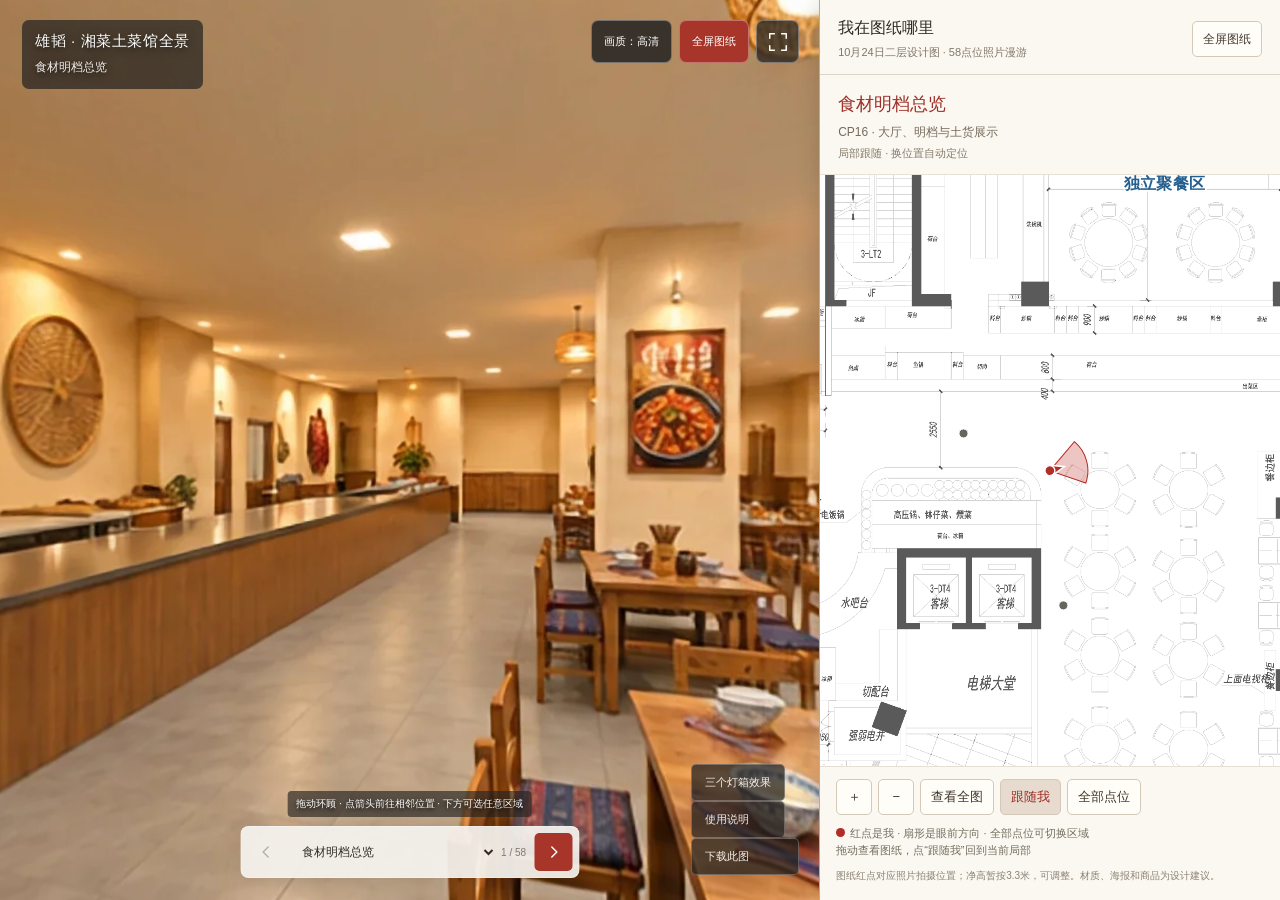
<file: index.html>
<!doctype html>
<html lang="zh-CN">
<head>
  <meta charset="utf-8">
  <meta name="viewport" content="width=device-width,initial-scale=1,viewport-fit=cover">
  <meta name="theme-color" content="#242321">
  <title>雄韬湘菜土菜馆 · 全景设计预览</title>
  <script>
    (function(){var id=new URLSearchParams(location.search).get('node')||'CP16';if(!["CP16","CP01","CP14","CP09","CP15","CP08","CP07","CP13","CP06","CP03","CP12","CP10","TV_CENTRAL_VIEW","TV_SOUTH_VIEW","CP11","TEA_B","R01D","R01A","R01B","R02D","R02A","R02B","R03D","R03A","R03B","R04D","R04A","R04B","R05D","R05A","R05B","R06D","R06A","R06B","R07D","R07A","R07B","R08D","R08A","R08B","R09D","R09A","R09B","R10D","R10A","R10B","R11D","R11A","R11B","COR_EAST_A","COR_EAST_B","EL_EAST","EL_WEST","EL_SERVICE","WC_WASH","WC_ACCESS","WC_MEN","WC_WOMEN"].includes(id))id='CP16';var p=document.createElement('link');p.rel='preload';p.as='image';p.href='images-v5/preview/'+id+'.webp?v=20261101v5';p.setAttribute('fetchpriority','high');document.head.appendChild(p)})();
  </script>
  <link rel="stylesheet" href="styles.css?v=20261101v5">
  <link rel="stylesheet" href="plan-ui.css?v=20261101v5">
</head>
<body>
  <main id="tour" aria-label="58个点位照片全景设计预览">
    <canvas id="panorama" tabindex="0" aria-label="拖动环顾全景，滚轮或双指缩放"></canvas>
    <img id="fallbackImage" alt="当前全景原图" hidden>
    <div id="hotspots" aria-label="全景位置"></div>
  </main>
  <header class="heading">
    <div><h1 id="tourTitle">雄韬 · 湘菜土菜馆全景</h1><p id="positionName">正在准备全景</p></div>
    <div class="header-actions">
      <button id="quality" class="text-button" type="button" aria-pressed="true">画质：高清</button>
      <button id="planToggle" class="text-button" type="button" aria-expanded="true" aria-controls="planPanel">全屏图纸</button>
      <button id="fullscreen" class="icon-button" type="button" aria-label="全屏查看" title="全屏查看"><svg viewBox="0 0 24 24" aria-hidden="true"><path d="M8 3H3v5m13-5h5v5M3 16v5h5m13-5v5h-5"/></svg></button>
    </div>
  </header>
  <nav id="positionBar" class="position-bar" aria-label="切换全景区域" hidden>
    <button id="previous" type="button" aria-label="上一区域"><svg viewBox="0 0 24 24" aria-hidden="true"><path d="m14 6-6 6 6 6"/></svg></button>
    <label class="position-select"><span class="sr-only">切换区域</span><select id="positions" aria-label="切换区域"></select></label>
    <span id="positionCount"></span>
    <button id="next" class="next-button" type="button" aria-label="下一区域"><svg viewBox="0 0 24 24" aria-hidden="true"><path d="m10 6 6 6-6 6"/></svg></button>
  </nav>
  <aside class="image-tools"><a href="lightboxes.html" style="margin-right:14px">三个灯箱效果</a><a href="guide.html" style="margin-right:14px">使用说明</a><a id="download" href="#" download aria-disabled="true">下载此图</a></aside>
  <p id="help" class="help">拖动环顾 · 点箭头前往相邻位置 · 下方可选任意区域</p>
  <div id="status" class="status" role="status" aria-live="polite"><span id="statusText">正在读取第一张全景…</span><button id="retry" type="button" hidden>重试</button></div>
  <section id="planPanel" class="locator" aria-label="二层图纸与当前位置">
    <div class="locator-mobile-bar"><div><span>我在图纸哪里 · 二层</span><strong id="planMobileName">正在定位…</strong></div><button id="planMobileToggle" type="button" aria-expanded="false" aria-controls="planMap">展开图纸 ▴</button></div>
    <div class="locator-top"><div><strong>我在图纸哪里</strong><small>10月24日二层设计图 · 58点位照片漫游</small></div><div class="locator-actions"><button id="planExpand" type="button" aria-pressed="false">全屏图纸</button><button id="planClose" type="button" aria-label="返回全景" hidden>×</button></div></div>
    <div class="locator-current-box"><p id="planCurrent" class="locator-current" aria-live="polite">正在定位…</p><p id="planPointId" class="locator-point"></p><p id="planMode" class="locator-mode">局部跟随 · 换位置自动定位</p></div>
    <div class="locator-map"><svg id="planMap" role="group" aria-label="原二层图纸，红点为当前位置，扇形为观看方向"></svg></div>
    <div class="locator-bottom"><div class="locator-zoom"><button id="planPlus" type="button" aria-label="放大图纸比例">＋</button><button id="planMinus" type="button" aria-label="缩小图纸比例">−</button><button id="planReset" type="button">查看全图</button><button id="planLocate" type="button" aria-pressed="true">跟随我</button><button id="planAll" type="button" aria-pressed="false">全部点位</button></div><span class="locator-hint"><i aria-hidden="true"></i>红点是我 · 扇形是眼前方向 · 全部点位可切换区域<br>拖动查看图纸，点“跟随我”回到当前局部</span><p class="locator-note">图纸红点对应照片拍摄位置；净高暂按3.3米，可调整。材质、海报和商品为设计建议。</p></div>
  </section>
  <script src="manifest.js?v=20261101v5"></script>
  <script src="plan-data.js?v=20261101v5"></script>
  <script src="plan-ui.js?v=20261101v5"></script>
  <script src="viewer.js?v=20261101v5"></script>
  <script>document.getElementById('tourTitle').textContent='雄韬 · 湘菜土菜馆全景';</script>
</body>
</html>
</file>
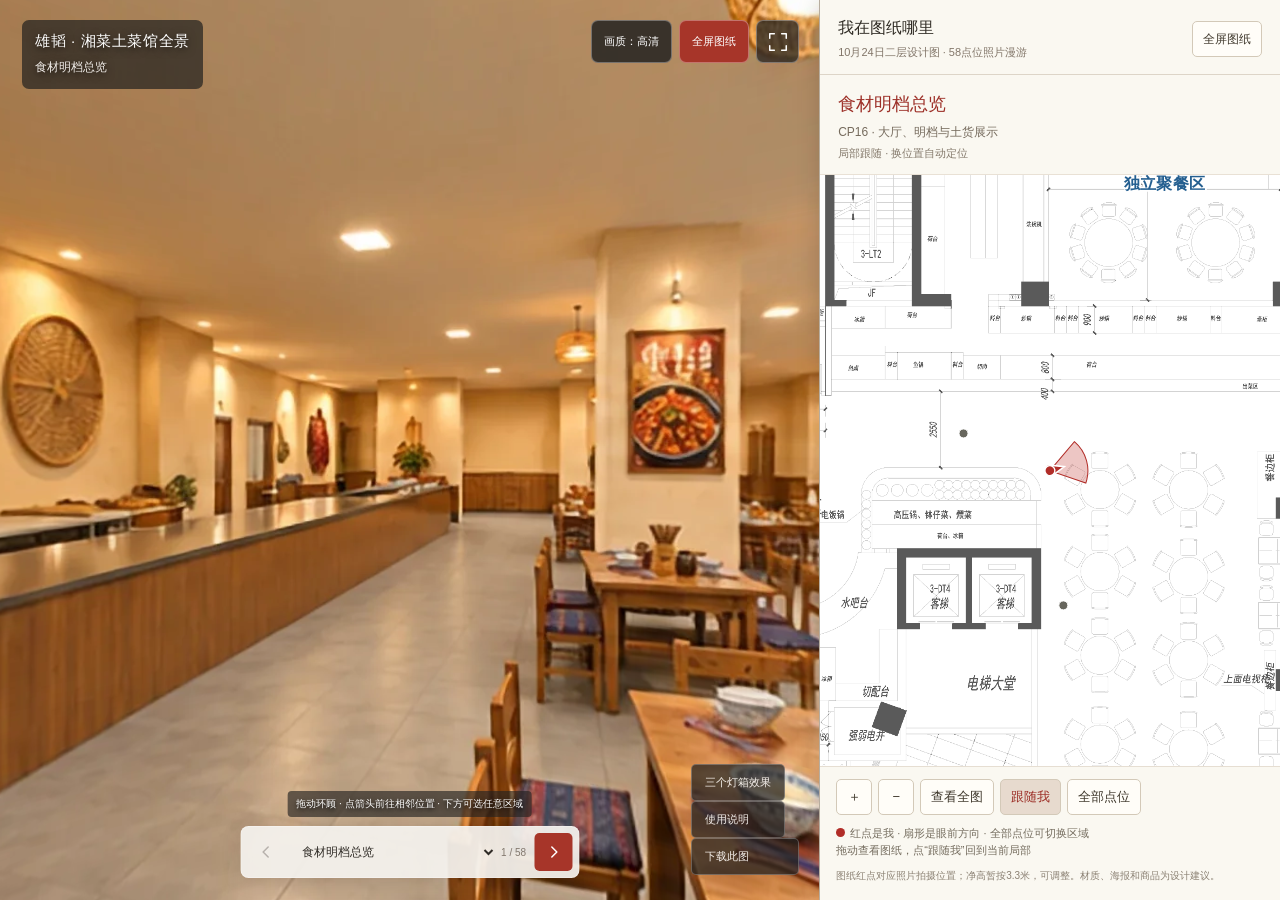
<file: review/index.html>
<!doctype html>
<html lang="zh-CN">
<head>
  <meta charset="utf-8">
  <meta name="viewport" content="width=device-width,initial-scale=1,viewport-fit=cover">
  <meta name="theme-color" content="#242321">
  <title>雄韬湘菜土菜馆 · 全景设计预览</title>
  <script>
    (function(){var id=new URLSearchParams(location.search).get('node')||'CP16';if(!["CP16","CP01","CP14","CP09","CP15","CP08","CP07","CP13","CP06","CP03","CP12","CP10","TV_CENTRAL_VIEW","TV_SOUTH_VIEW","CP11","TEA_B","R01D","R01A","R01B","R02D","R02A","R02B","R03D","R03A","R03B","R04D","R04A","R04B","R05D","R05A","R05B","R06D","R06A","R06B","R07D","R07A","R07B","R08D","R08A","R08B","R09D","R09A","R09B","R10D","R10A","R10B","R11D","R11A","R11B","COR_EAST_A","COR_EAST_B","EL_EAST","EL_WEST","EL_SERVICE","WC_WASH","WC_ACCESS","WC_MEN","WC_WOMEN"].includes(id))id='CP16';var p=document.createElement('link');p.rel='preload';p.as='image';p.href='../images-v5/preview/'+id+'.webp?v=20261101v5';p.setAttribute('fetchpriority','high');document.head.appendChild(p)})();
  </script>
  <link rel="stylesheet" href="../styles.css?v=20261101v5">
  <link rel="stylesheet" href="../plan-ui.css?v=20261101v5">
</head>
<body>
  <main id="tour" aria-label="58个点位照片全景设计预览">
    <canvas id="panorama" tabindex="0" aria-label="拖动环顾全景，滚轮或双指缩放"></canvas>
    <img id="fallbackImage" alt="当前全景原图" hidden>
    <div id="hotspots" aria-label="全景位置"></div>
  </main>
  <header class="heading">
    <div><h1 id="tourTitle">雄韬 · 湘菜土菜馆全景</h1><p id="positionName">正在准备全景</p></div>
    <div class="header-actions">
      <button id="quality" class="text-button" type="button" aria-pressed="true">画质：高清</button>
      <button id="planToggle" class="text-button" type="button" aria-expanded="true" aria-controls="planPanel">全屏图纸</button>
      <button id="fullscreen" class="icon-button" type="button" aria-label="全屏查看" title="全屏查看"><svg viewBox="0 0 24 24" aria-hidden="true"><path d="M8 3H3v5m13-5h5v5M3 16v5h5m13-5v5h-5"/></svg></button>
    </div>
  </header>
  <nav id="positionBar" class="position-bar" aria-label="切换全景区域" hidden>
    <button id="previous" type="button" aria-label="上一区域"><svg viewBox="0 0 24 24" aria-hidden="true"><path d="m14 6-6 6 6 6"/></svg></button>
    <label class="position-select"><span class="sr-only">切换区域</span><select id="positions" aria-label="切换区域"></select></label>
    <span id="positionCount"></span>
    <button id="next" class="next-button" type="button" aria-label="下一区域"><svg viewBox="0 0 24 24" aria-hidden="true"><path d="m10 6 6 6-6 6"/></svg></button>
  </nav>
  <aside class="image-tools"><a href="../lightboxes.html" style="margin-right:14px">三个灯箱效果</a><a href="../guide.html" style="margin-right:14px">使用说明</a><a id="download" href="#" download aria-disabled="true">下载此图</a></aside>
  <p id="help" class="help">拖动环顾 · 点箭头前往相邻位置 · 下方可选任意区域</p>
  <div id="status" class="status" role="status" aria-live="polite"><span id="statusText">正在读取第一张全景…</span><button id="retry" type="button" hidden>重试</button></div>
  <section id="planPanel" class="locator" aria-label="二层图纸与当前位置">
    <div class="locator-mobile-bar"><div><span>我在图纸哪里 · 二层</span><strong id="planMobileName">正在定位…</strong></div><button id="planMobileToggle" type="button" aria-expanded="false" aria-controls="planMap">展开图纸 ▴</button></div>
    <div class="locator-top"><div><strong>我在图纸哪里</strong><small>10月24日二层设计图 · 58点位照片漫游</small></div><div class="locator-actions"><button id="planExpand" type="button" aria-pressed="false">全屏图纸</button><button id="planClose" type="button" aria-label="返回全景" hidden>×</button></div></div>
    <div class="locator-current-box"><p id="planCurrent" class="locator-current" aria-live="polite">正在定位…</p><p id="planPointId" class="locator-point"></p><p id="planMode" class="locator-mode">局部跟随 · 换位置自动定位</p></div>
    <div class="locator-map"><svg id="planMap" role="group" aria-label="原二层图纸，红点为当前位置，扇形为观看方向"></svg></div>
    <div class="locator-bottom"><div class="locator-zoom"><button id="planPlus" type="button" aria-label="放大图纸比例">＋</button><button id="planMinus" type="button" aria-label="缩小图纸比例">−</button><button id="planReset" type="button">查看全图</button><button id="planLocate" type="button" aria-pressed="true">跟随我</button><button id="planAll" type="button" aria-pressed="false">全部点位</button></div><span class="locator-hint"><i aria-hidden="true"></i>红点是我 · 扇形是眼前方向 · 全部点位可切换区域<br>拖动查看图纸，点“跟随我”回到当前局部</span><p class="locator-note">图纸红点对应照片拍摄位置；净高暂按3.3米，可调整。材质、海报和商品为设计建议。</p></div>
  </section>
  <script src="manifest.js?v=20261101v5"></script>
  <script src="../plan-data.js?v=20261101v5"></script>
  <script>['image','background','plainImage'].forEach(function(k){if(window.PHOTO_TOUR_PLAN[k])window.PHOTO_TOUR_PLAN[k]='../'+window.PHOTO_TOUR_PLAN[k]})</script>
  <script src="../plan-ui.js?v=20261101v5"></script>
  <script src="../viewer.js?v=20261101v5"></script>
  <script>document.getElementById('tourTitle').textContent='雄韬 · 湘菜土菜馆全景';</script>
</body>
</html>
</file>
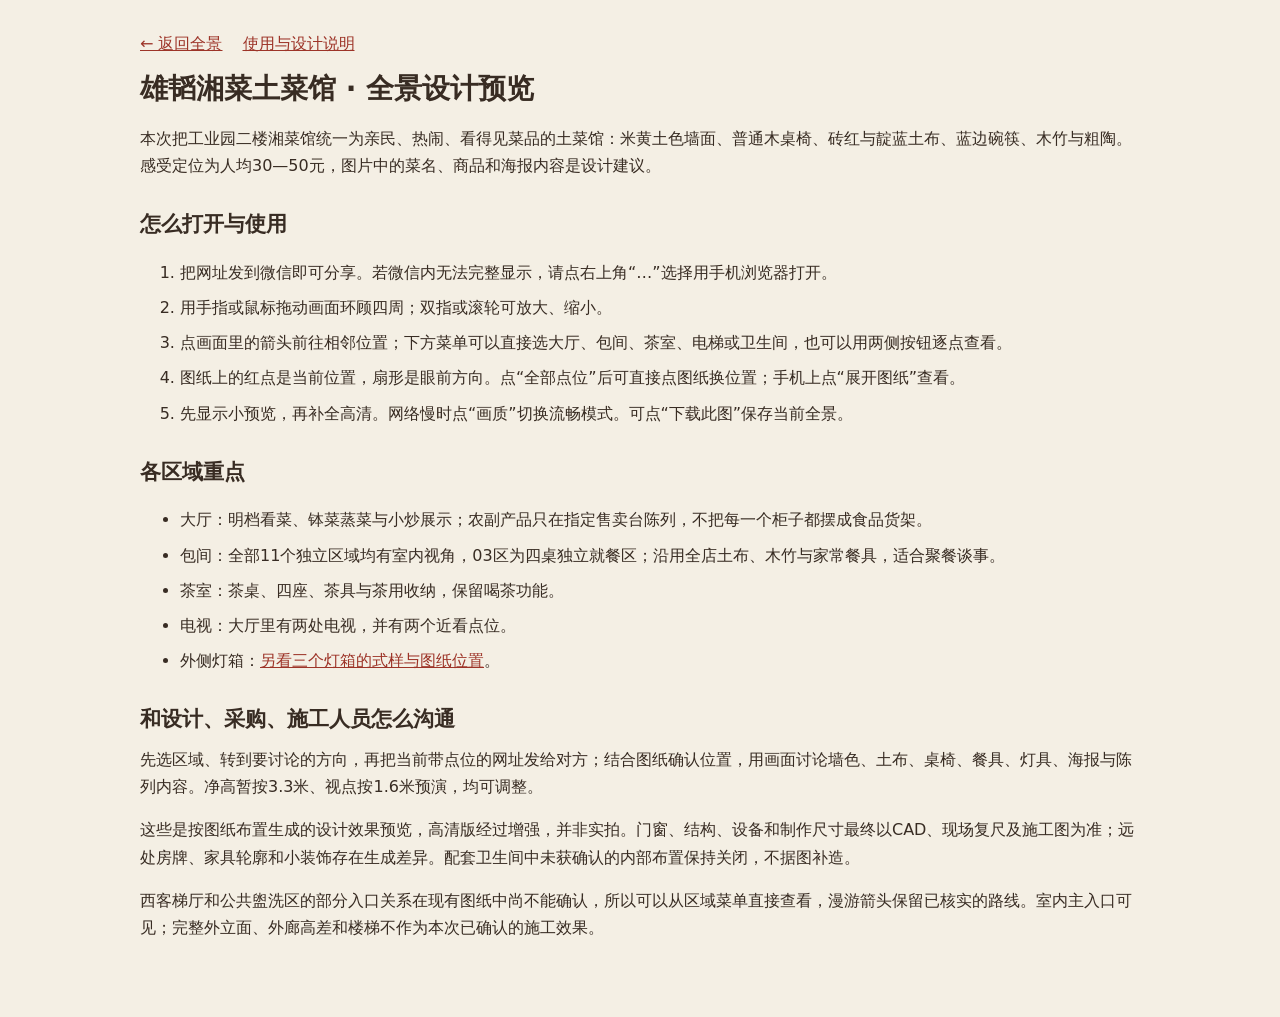
<file: guide.html>
<!doctype html><html lang="zh-CN"><meta charset="utf-8"><meta name="viewport" content="width=device-width,initial-scale=1"><title>雄韬湘菜馆 · 使用与设计说明</title><style>body{margin:0;background:#f4efe4;color:#382c23;font:16px/1.7 system-ui,"Microsoft YaHei",sans-serif}main{max-width:1000px;margin:auto;padding:30px 20px 60px}h1{font-size:28px;margin:8px 0 12px}h2{font-size:21px;margin:28px 0 8px}a{color:#9d3428}nav{display:flex;gap:20px}p{margin:8px 0 16px}.card{background:#fffaf0;padding:16px;border:1px solid #ded2ba;margin:22px 0;border-radius:12px}img{width:100%;display:block;border-radius:5px}small{color:#716454}li{margin:8px 0}svg{background:#fff;width:100%;height:auto;border:1px solid #ded2ba}</style><main><nav><a href="./?v=20261101v5">← 返回全景</a><a href="guide.html">使用与设计说明</a></nav><h1>雄韬湘菜土菜馆 · 全景设计预览</h1>
<p>本次把工业园二楼湘菜馆统一为亲民、热闹、看得见菜品的土菜馆：米黄土色墙面、普通木桌椅、砖红与靛蓝土布、蓝边碗筷、木竹与粗陶。感受定位为人均30—50元，图片中的菜名、商品和海报内容是设计建议。</p>
<h2>怎么打开与使用</h2><ol><li>把网址发到微信即可分享。若微信内无法完整显示，请点右上角“…”选择用手机浏览器打开。</li><li>用手指或鼠标拖动画面环顾四周；双指或滚轮可放大、缩小。</li><li>点画面里的箭头前往相邻位置；下方菜单可以直接选大厅、包间、茶室、电梯或卫生间，也可以用两侧按钮逐点查看。</li><li>图纸上的红点是当前位置，扇形是眼前方向。点“全部点位”后可直接点图纸换位置；手机上点“展开图纸”查看。</li><li>先显示小预览，再补全高清。网络慢时点“画质”切换流畅模式。可点“下载此图”保存当前全景。</li></ol>
<h2>各区域重点</h2><ul><li>大厅：明档看菜、钵菜蒸菜与小炒展示；农副产品只在指定售卖台陈列，不把每一个柜子都摆成食品货架。</li><li>包间：全部11个独立区域均有室内视角，03区为四桌独立就餐区；沿用全店土布、木竹与家常餐具，适合聚餐谈事。</li><li>茶室：茶桌、四座、茶具与茶用收纳，保留喝茶功能。</li><li>电视：大厅里有两处电视，并有两个近看点位。</li><li>外侧灯箱：<a href="lightboxes.html">另看三个灯箱的式样与图纸位置</a>。</li></ul>
<h2>和设计、采购、施工人员怎么沟通</h2><p>先选区域、转到要讨论的方向，再把当前带点位的网址发给对方；结合图纸确认位置，用画面讨论墙色、土布、桌椅、餐具、灯具、海报与陈列内容。净高暂按3.3米、视点按1.6米预演，均可调整。</p>
<p>这些是按图纸布置生成的设计效果预览，高清版经过增强，并非实拍。门窗、结构、设备和制作尺寸最终以CAD、现场复尺及施工图为准；远处房牌、家具轮廓和小装饰存在生成差异。配套卫生间中未获确认的内部布置保持关闭，不据图补造。</p>
<p>西客梯厅和公共盥洗区的部分入口关系在现有图纸中尚不能确认，所以可以从区域菜单直接查看，漫游箭头保留已核实的路线。室内主入口可见；完整外立面、外廊高差和楼梯不作为本次已确认的施工效果。</p></main></html>
</file>
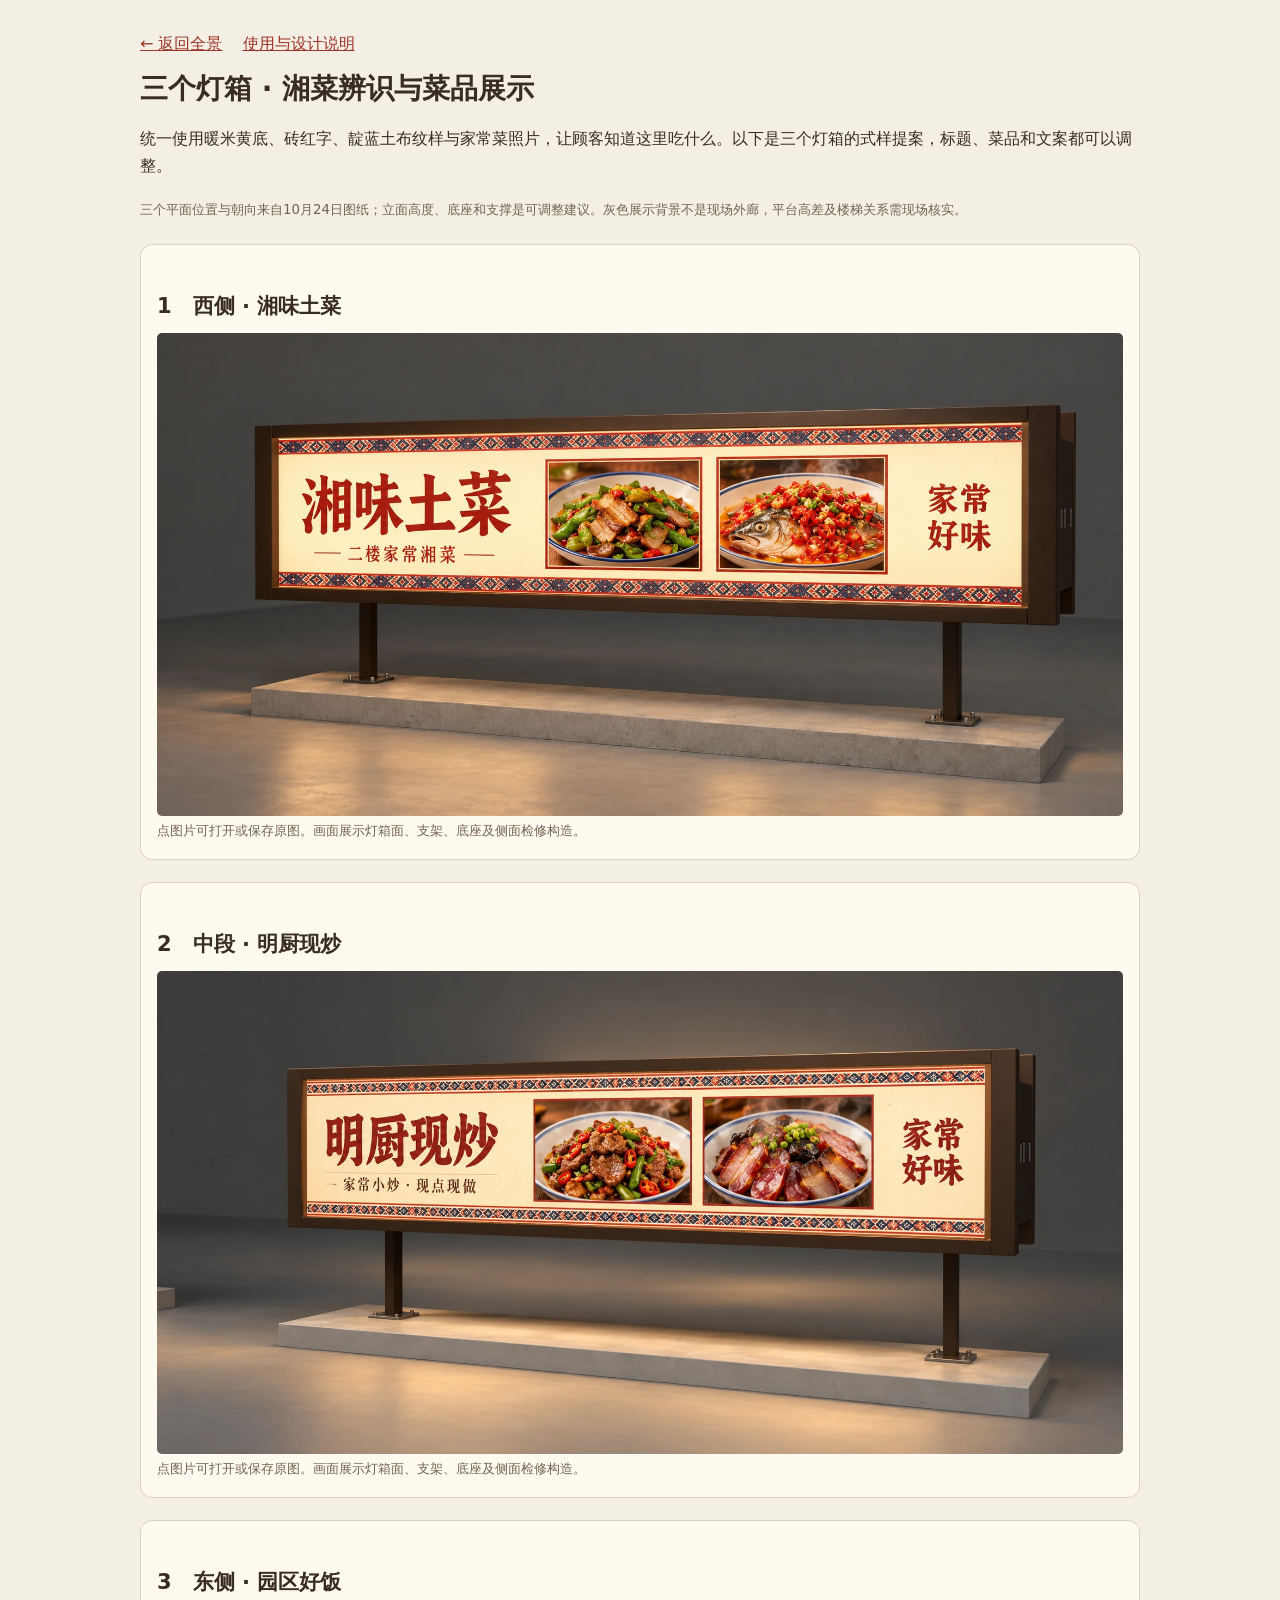
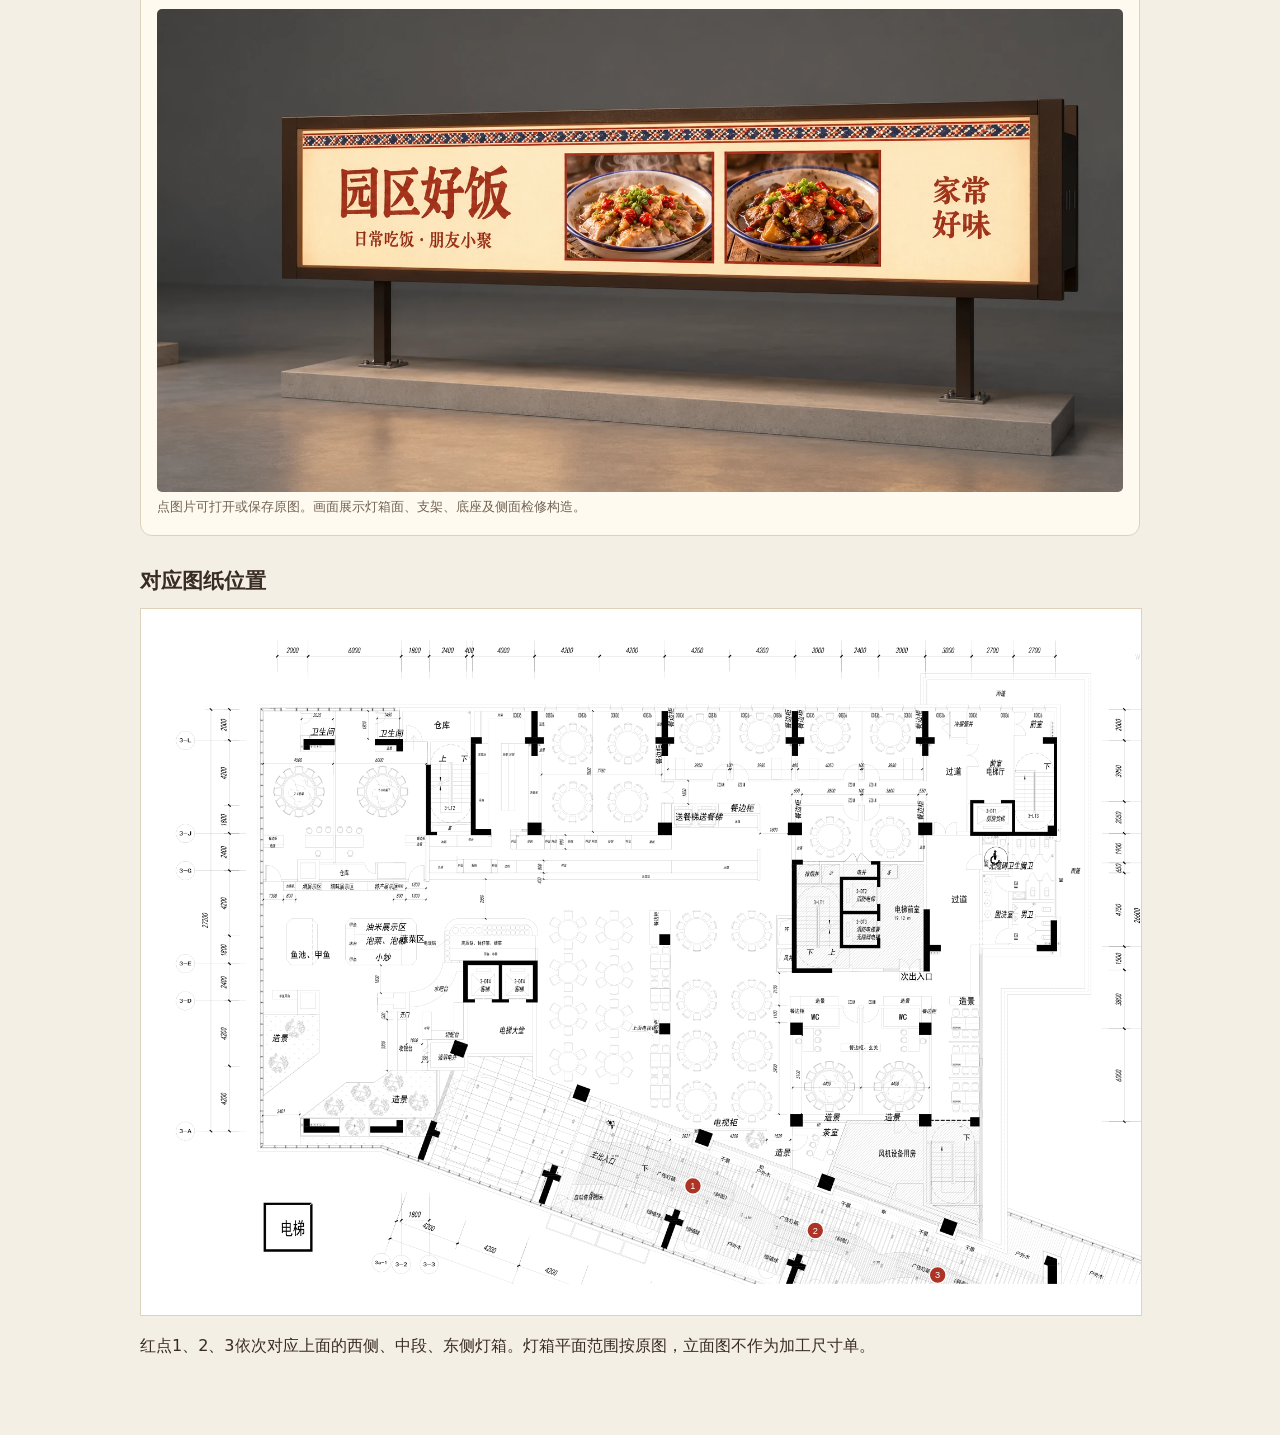
<file: lightboxes.html>
<!doctype html><html lang="zh-CN"><meta charset="utf-8"><meta name="viewport" content="width=device-width,initial-scale=1"><title>雄韬湘菜馆 · 三个灯箱效果</title><style>body{margin:0;background:#f4efe4;color:#382c23;font:16px/1.7 system-ui,"Microsoft YaHei",sans-serif}main{max-width:1000px;margin:auto;padding:30px 20px 60px}h1{font-size:28px;margin:8px 0 12px}h2{font-size:21px;margin:28px 0 8px}a{color:#9d3428}nav{display:flex;gap:20px}p{margin:8px 0 16px}.card{background:#fffaf0;padding:16px;border:1px solid #ded2ba;margin:22px 0;border-radius:12px}img{width:100%;display:block;border-radius:5px}small{color:#716454}li{margin:8px 0}svg{background:#fff;width:100%;height:auto;border:1px solid #ded2ba}</style><main><nav><a href="./?v=20261101v5">← 返回全景</a><a href="guide.html">使用与设计说明</a></nav><h1>三个灯箱 · 湘菜辨识与菜品展示</h1><p>统一使用暖米黄底、砖红字、靛蓝土布纹样与家常菜照片，让顾客知道这里吃什么。以下是三个灯箱的式样提案，标题、菜品和文案都可以调整。</p><p><small>三个平面位置与朝向来自10月24日图纸；立面高度、底座和支撑是可调整建议。灰色展示背景不是现场外廊，平台高差及楼梯关系需现场核实。</small></p><section class="card"><h2>1　西侧 · 湘味土菜</h2><a href="lightboxes/LB_WEST.webp" download><img src="lightboxes/LB_WEST.webp" alt="西侧 · 湘味土菜灯箱效果" loading="lazy"></a><small>点图片可打开或保存原图。画面展示灯箱面、支架、底座及侧面检修构造。</small></section><section class="card"><h2>2　中段 · 明厨现炒</h2><a href="lightboxes/LB_MID.webp" download><img src="lightboxes/LB_MID.webp" alt="中段 · 明厨现炒灯箱效果" loading="lazy"></a><small>点图片可打开或保存原图。画面展示灯箱面、支架、底座及侧面检修构造。</small></section><section class="card"><h2>3　东侧 · 园区好饭</h2><a href="lightboxes/LB_EAST.webp" download><img src="lightboxes/LB_EAST.webp" alt="东侧 · 园区好饭灯箱效果" loading="lazy"></a><small>点图片可打开或保存原图。画面展示灯箱面、支架、底座及侧面检修构造。</small></section><h2>对应图纸位置</h2><svg xmlns="http://www.w3.org/2000/svg" viewBox="0 0 3576 2526" aria-label="三个灯箱在原图纸的位置"><image href="plan/floorplan-base.png" width="3576" height="2526"/><g transform="translate(1973.7127860515466,2063.0621176748027)"><circle r="30" fill="#ad3327" stroke="white" stroke-width="5"/><text text-anchor="middle" y="11" fill="white" font-size="33" font-family="sans-serif">1</text></g><g transform="translate(2411.3238744275477,2222.339530122802)"><circle r="30" fill="#ad3327" stroke="white" stroke-width="5"/><text text-anchor="middle" y="11" fill="white" font-size="33" font-family="sans-serif">2</text></g><g transform="translate(2848.9349738915444,2381.616942570802)"><circle r="30" fill="#ad3327" stroke="white" stroke-width="5"/><text text-anchor="middle" y="11" fill="white" font-size="33" font-family="sans-serif">3</text></g></svg><p>红点1、2、3依次对应上面的西侧、中段、东侧灯箱。灯箱平面范围按原图，立面图不作为加工尺寸单。</p></main></html>
</file>
<file: styles.css>
:root{color-scheme:dark;font-family:"Microsoft YaHei","PingFang SC",sans-serif;color:#fff;background:#242321;font-synthesis:none}*{box-sizing:border-box}[hidden]{display:none!important}body{margin:0;overflow:hidden}button,a,select{-webkit-tap-highlight-color:transparent}button,select{font:inherit}button{cursor:pointer}button:focus-visible,a:focus-visible,select:focus-visible{outline:2px solid #f4cda0;outline-offset:4px}button:disabled{opacity:.32;cursor:default}#tour{position:fixed;inset:0;background:#242321}#panorama{width:100%;height:100%;display:block;touch-action:none;outline:none;cursor:grab}#panorama.dragging{cursor:grabbing}#fallbackImage{position:absolute;inset:0;width:100%;height:100%;object-fit:contain;background:#242321}#hotspots{position:absolute;inset:0;overflow:hidden;pointer-events:none}.hotspot{position:absolute;transform:translate(-50%,-50%);pointer-events:auto;padding:8px 12px;border:1px solid #ffffff50;border-radius:7px;color:#fff;background:#242321cc;box-shadow:0 2px 12px #0003;font-size:11px;line-height:1.6;white-space:nowrap}.hotspot:hover{background:#ac382b}.hotspot svg{display:block;width:26px;height:26px;margin:0 auto 2px;fill:none;stroke:currentColor;stroke-width:1.7;stroke-linecap:round;stroke-linejoin:round}.heading{position:fixed;top:max(20px,env(safe-area-inset-top));left:max(22px,env(safe-area-inset-left));right:max(22px,env(safe-area-inset-right));display:flex;align-items:flex-start;justify-content:space-between;gap:20px;pointer-events:none;text-shadow:0 2px 8px #000b}.heading>div{padding:10px 13px 12px;background:#242321b8;border-radius:7px;max-width:min(430px,calc(100vw - 95px))}.heading h1{font-size:15px;font-weight:500;line-height:1.5;margin:0;letter-spacing:.6px}.heading p{font-size:12px;line-height:1.65;margin:5px 0 0;color:#f2eeea}.icon-button{pointer-events:auto;display:grid;place-items:center;width:43px;height:43px;border:1px solid #ffffff50;border-radius:7px;color:#fff;background:#242321bd}.icon-button:hover{background:#4a4642}.icon-button svg{width:22px;height:22px;fill:none;stroke:currentColor;stroke-width:1.65;stroke-linecap:round;stroke-linejoin:round}.position-bar{position:fixed;bottom:max(22px,env(safe-area-inset-bottom));left:50%;transform:translateX(-50%);display:flex;gap:5px;align-items:center;padding:6px;border:1px solid #ffffff46;background:#f5f3eeed;color:#2b2825;border-radius:8px;box-shadow:0 3px 20px #0002;max-width:calc(100% - 28px)}.position-bar[hidden]{display:none}.position-bar button{flex:none;width:38px;height:38px;display:grid;place-items:center;border:0;border-radius:5px;color:#3b332f;background:transparent}.position-bar button:hover{background:#e6e0d8}.position-bar button.next-button{background:#a73529;color:#fff}.position-bar button.next-button:hover{background:#bb4335}.position-bar svg{width:20px;height:20px;fill:none;stroke:currentColor;stroke-width:1.8;stroke-linecap:round;stroke-linejoin:round}.position-select{max-width:340px;min-width:0}.position-select select{width:100%;max-width:340px;border:0;border-radius:3px;background:transparent;color:#302c27;font-size:12px;padding:9px 22px 9px 8px;cursor:pointer;outline-offset:0}.position-select option{background:#faf9f6;color:#302c27}#positionCount{font-size:10px;white-space:nowrap;color:#82786e;padding-right:3px}.image-tools{position:fixed;right:max(22px,env(safe-area-inset-right));bottom:max(25px,env(safe-area-inset-bottom));font-size:11px}.image-tools a{display:block;padding:10px 13px;border:1px solid #ffffff40;border-radius:5px;background:#242321bd;text-decoration:none;color:#f4efea}.image-tools a:hover{background:#4a4642}.image-tools a[aria-disabled=true]{pointer-events:none;opacity:.45}.help{position:fixed;bottom:83px;left:50%;transform:translateX(-50%);font-size:10px;line-height:1.6;white-space:nowrap;text-shadow:0 2px 5px #000;padding:5px 9px;background:#242321a6;border-radius:4px;pointer-events:none;margin:0}.single .help{bottom:max(26px,env(safe-area-inset-bottom))}.status{position:fixed;left:50%;top:50%;transform:translate(-50%,-50%);max-width:calc(100% - 38px);min-width:210px;padding:17px 20px;border:1px solid #ffffff35;border-radius:7px;background:#242321ed;box-shadow:0 4px 22px #0003;text-align:center;font-size:12px;line-height:1.85}.status[hidden]{display:none}.status button{display:block;margin:11px auto 0;padding:7px 22px;border:1px solid #ffffff55;border-radius:4px;background:#a73529;color:#fff;font-size:12px}.status button[hidden]{display:none}.sr-only{position:absolute;width:1px;height:1px;overflow:hidden;clip:rect(0,0,0,0);white-space:nowrap}@media(max-width:650px){.heading{top:max(13px,env(safe-area-inset-top));left:13px;right:13px;gap:10px}.heading>div{padding:9px 11px}.heading h1{font-size:13px}.heading p{font-size:11px}.icon-button{width:38px;height:38px}.position-bar{bottom:max(16px,env(safe-area-inset-bottom));gap:1px;padding:4px;width:max-content;max-width:calc(100% - 24px)}.position-bar button{width:34px;height:36px}.position-select select{font-size:11px;max-width:220px;padding-left:5px}.position-select{max-width:calc(100vw - 147px)}#positionCount{font-size:9px}.help{bottom:77px;font-size:9px}.image-tools{right:13px;bottom:78px;font-size:10px}.image-tools a{padding:7px 9px}.single .image-tools{bottom:max(17px,env(safe-area-inset-bottom))}.single .help{bottom:max(21px,env(safe-area-inset-bottom));left:13px;transform:none;max-width:calc(100vw - 112px);white-space:normal}.hotspot{font-size:10px;padding:6px 9px}.hotspot svg{width:23px;height:23px}.status{font-size:11px}}
:root #status.is-notice{top:auto;bottom:90px;transform:translateX(-50%);min-width:0;max-width:min(420px,calc(100% - 28px));padding:8px 12px;font-size:11px;line-height:1.6;box-shadow:0 2px 12px #0002}#status.is-notice button{display:inline-block;margin:4px 0 0 8px;padding:4px 10px;font-size:10px}#status.is-notice button[hidden]{display:none}
</file>
<file: plan-ui.css>
:root{--plan-width:clamp(420px,36vw,620px);--plan-mobile-height:64px}
.header-actions{display:flex;align-items:center;gap:7px;pointer-events:auto;flex-wrap:wrap;justify-content:flex-end}.text-button{min-height:43px;padding:9px 12px;font-size:11px;border:1px solid #ffffff50;border-radius:7px;background:#242321d9;color:#fff;white-space:nowrap}.text-button:hover,.text-button[aria-expanded=true]{background:#a73529}.heading>.header-actions{padding:0;background:none;text-shadow:none;border-radius:0;max-width:none}
.fixed-plan #tour{right:var(--plan-width)}.fixed-plan .heading{right:calc(var(--plan-width) + 20px)}.fixed-plan .position-bar,.fixed-plan .help,.fixed-plan #status{left:calc((100vw - var(--plan-width))/2)}.fixed-plan .image-tools{right:calc(var(--plan-width) + 20px)}.fixed-plan .position-bar{max-width:calc(100vw - var(--plan-width) - 32px)}
.locator{position:fixed;inset:0 0 0 auto;width:var(--plan-width);z-index:5;display:flex;flex-direction:column;background:#faf8f1;color:#302c25;border-left:1px solid #b7ad9f;box-shadow:-2px 0 20px #0002;overflow:hidden}.locator button{border:1px solid #d3c9b8;background:#fffdf8;color:#40392d;border-radius:5px;font-size:12px;padding:8px 10px;min-height:36px;cursor:pointer}.locator button:hover{background:#eee5d7}.locator button[aria-pressed=true]{background:#e7dace;color:#9d3028}.locator-top{display:flex;justify-content:space-between;align-items:center;gap:10px;padding:18px 18px 13px;border-bottom:1px solid #ddd5c8}.locator-top strong{font-size:16px;font-weight:600}.locator-top small{display:block;font-size:11px;line-height:1.5;color:#817568;margin-top:5px}.locator-actions{display:flex;align-items:center;gap:5px}.locator #planClose{font-size:22px;line-height:1;padding:5px 10px}.locator-current-box{padding:16px 18px 13px;border-bottom:1px solid #e9e1d5}.locator-current{font-size:18px;font-weight:600;line-height:1.5;margin:0;color:#9d3028}.locator-point{font-size:12px;color:#756a5c;margin:5px 0 0;line-height:1.5}.locator-mode{font-size:11px;color:#84796b;margin:5px 0 0}.locator-map{flex:1;min-height:100px;background:#fff;overflow:hidden}.locator-map svg{width:100%;height:100%;display:block;touch-action:none;cursor:grab;user-select:none}.locator-map circle[role=button]{cursor:pointer}.locator-map circle[role=button]:hover{fill:#bb332a;stroke:#77251d}.locator-bottom{padding:12px 16px 16px;border-top:1px solid #e6ded2}.locator-zoom{display:flex;flex-wrap:wrap;gap:6px}.locator-zoom button{font-size:13px;min-width:36px}.locator-hint{display:block;margin-top:10px;font-size:11px;line-height:1.6;color:#756d5f}.locator-hint i{display:inline-block;width:9px;height:9px;border-radius:50%;background:#b12d28;margin-right:5px}.locator-note{font-size:10px;line-height:1.7;margin:7px 0 0;color:#8b8173}.locator.enlarged{inset:0;width:100vw;z-index:8}.locator.enlarged .locator-current-box{padding-top:10px;padding-bottom:10px}.locator.enlarged .locator-bottom{display:flex;align-items:center;justify-content:space-between;gap:15px}.locator.enlarged .locator-hint{margin-top:0}.locator.enlarged .locator-note{display:none}.locator-mobile-bar{display:none}
@media(min-width:980px) and (max-width:1150px){.fixed-plan .heading{gap:8px;left:15px;right:calc(var(--plan-width) + 15px)}.heading h1{font-size:13px}.heading p{font-size:11px}.header-actions{gap:5px}.text-button{padding:8px;font-size:10px}.heading>div{padding:9px 10px}.position-select select{max-width:200px}}
@media(max-width:979px){
  :root{--plan-mobile-height:64px}.fixed-plan.plan-open{--plan-mobile-height:clamp(290px,45dvh,480px)}
  .fixed-plan #tour{right:0;bottom:var(--plan-mobile-height)}.fixed-plan .heading{right:13px;left:13px;gap:8px;top:max(13px,env(safe-area-inset-top))}.fixed-plan .position-bar{left:50%;max-width:calc(100vw - 24px);bottom:calc(var(--plan-mobile-height) + 10px)}.fixed-plan .help{left:50%;bottom:calc(var(--plan-mobile-height) + 67px)}.fixed-plan #status{left:50%;top:calc((100dvh - var(--plan-mobile-height))/2)}.fixed-plan #status.is-notice{top:auto;bottom:calc(var(--plan-mobile-height) + 69px)}.fixed-plan .image-tools{right:13px;bottom:calc(var(--plan-mobile-height) + 69px)}.fixed-plan .image-tools a{padding:7px 9px;font-size:10px}.fixed-plan .help{display:none}.fixed-plan .heading>div{max-width:calc(100vw - 200px);min-width:0;padding:9px 10px}.fixed-plan .heading>.header-actions{max-width:180px;min-width:0;padding:0}.heading h1{font-size:13px}.heading p{font-size:11px}.header-actions{gap:5px}.text-button{min-height:35px;padding:7px 8px;font-size:10px}.header-actions .icon-button{width:35px;height:35px}
  .locator{inset:auto 0 0;width:100vw;height:var(--plan-mobile-height);border-left:0;border-top:1px solid #b7ad9f;box-shadow:0 -2px 15px #0002;padding-bottom:env(safe-area-inset-bottom)}.locator.enlarged{inset:auto 0 0;width:100vw;height:var(--plan-mobile-height);z-index:5}.locator-mobile-bar{display:flex;align-items:center;justify-content:space-between;gap:10px;flex:none;min-height:63px;padding:9px 13px}.locator-mobile-bar>div{min-width:0}.locator-mobile-bar span{display:block;font-size:10px;color:#83786b;margin-bottom:3px}.locator-mobile-bar strong{display:block;font-size:13px;color:#9d3028;line-height:1.4;white-space:nowrap;overflow:hidden;text-overflow:ellipsis}.locator-mobile-bar button{flex:none;font-size:12px;border-color:#b33a2d;color:#9d3028;background:#f9ede5;min-height:36px}.locator:not(.enlarged) .locator-top,.locator:not(.enlarged) .locator-current-box,.locator:not(.enlarged) .locator-map,.locator:not(.enlarged) .locator-bottom{display:none}.locator.enlarged .locator-top{display:none}.locator.enlarged .locator-current-box{padding:0 13px 7px}.locator-current{display:none}.locator-point{display:inline;font-size:11px;margin:0}.locator-mode{display:inline;font-size:10px;margin-left:8px}.locator.enlarged .locator-bottom{display:block;padding:7px 12px 8px}.locator-zoom{gap:5px}.locator-zoom button{min-height:32px;padding:5px 8px;font-size:11px;min-width:31px}.locator-hint{font-size:9px;line-height:1.5;margin-top:6px!important}.locator-note{display:none}
}
@media(max-width:430px){.fixed-plan .heading>div{max-width:calc(100vw - 190px)}.fixed-plan .heading>.header-actions{max-width:166px}.fixed-plan .heading h1{font-size:12px}.fixed-plan .heading p{font-size:10px}.locator-mode{display:none}}
</file>
